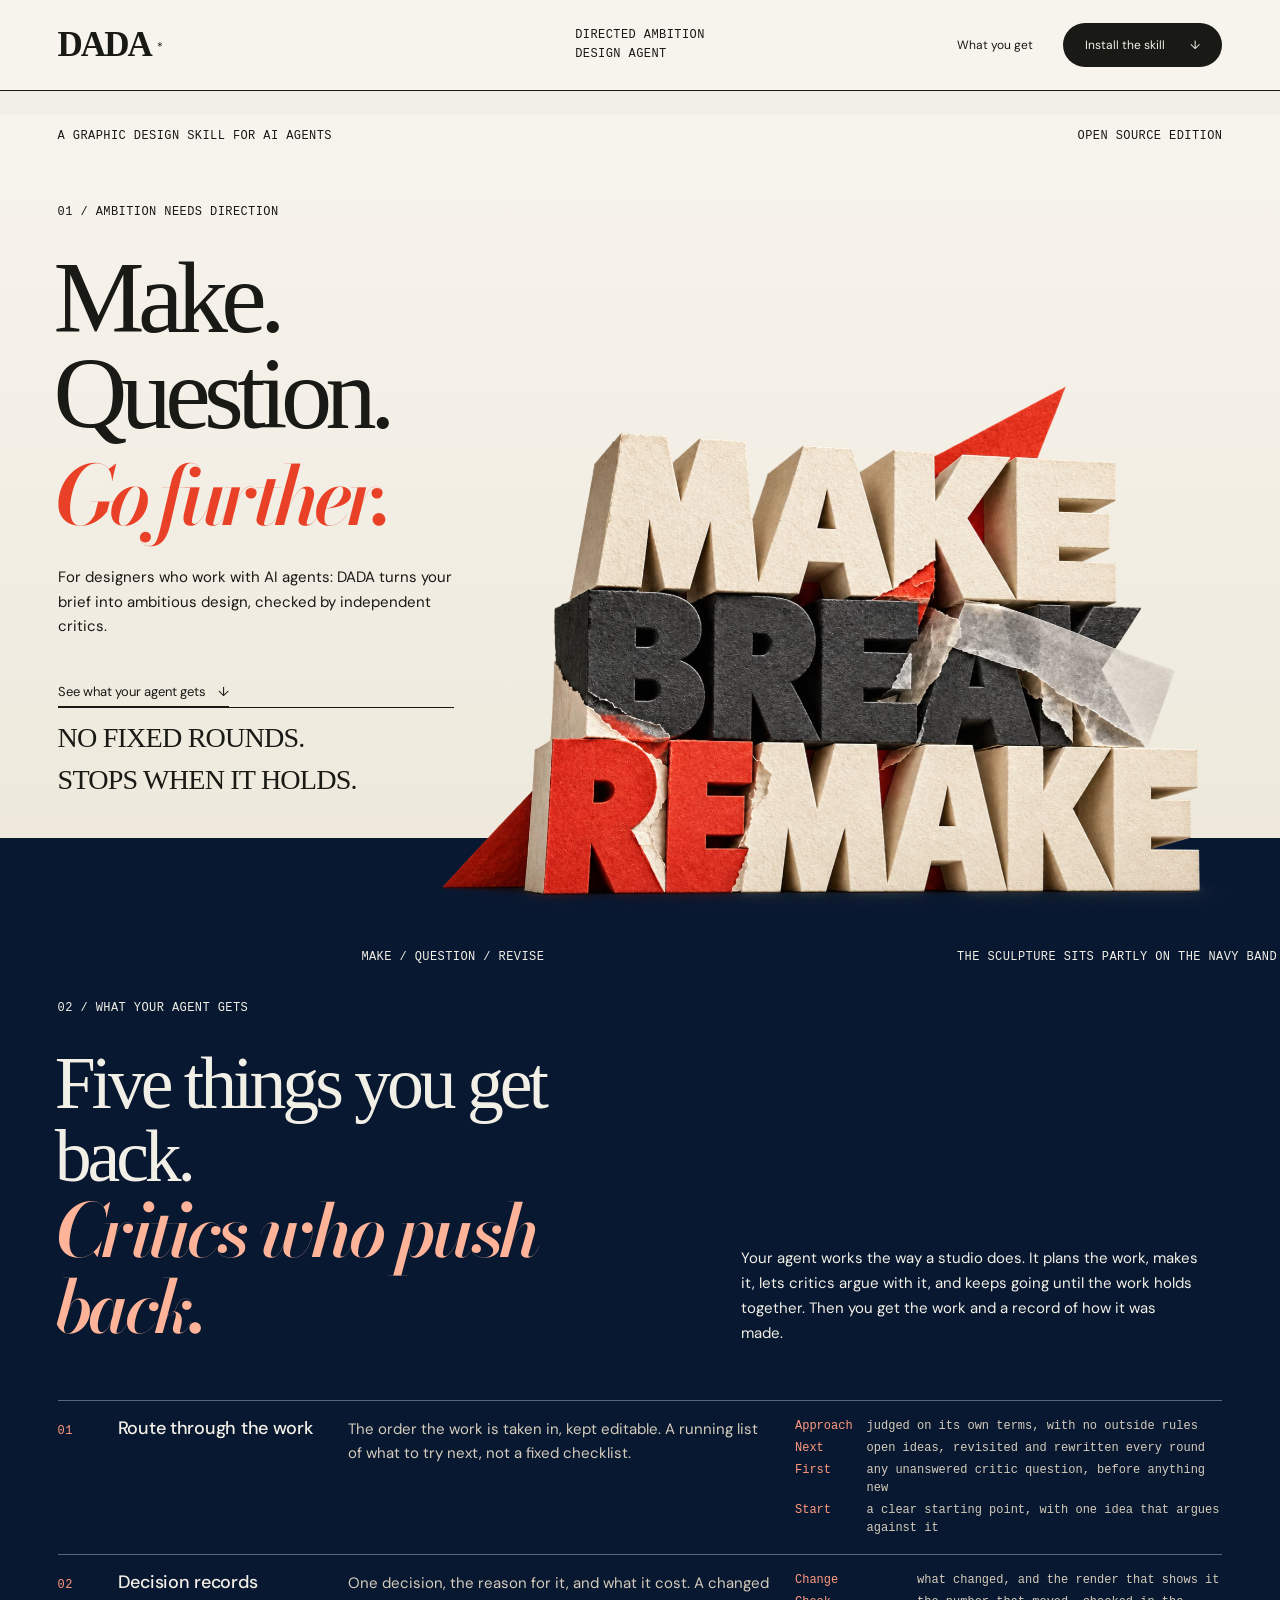
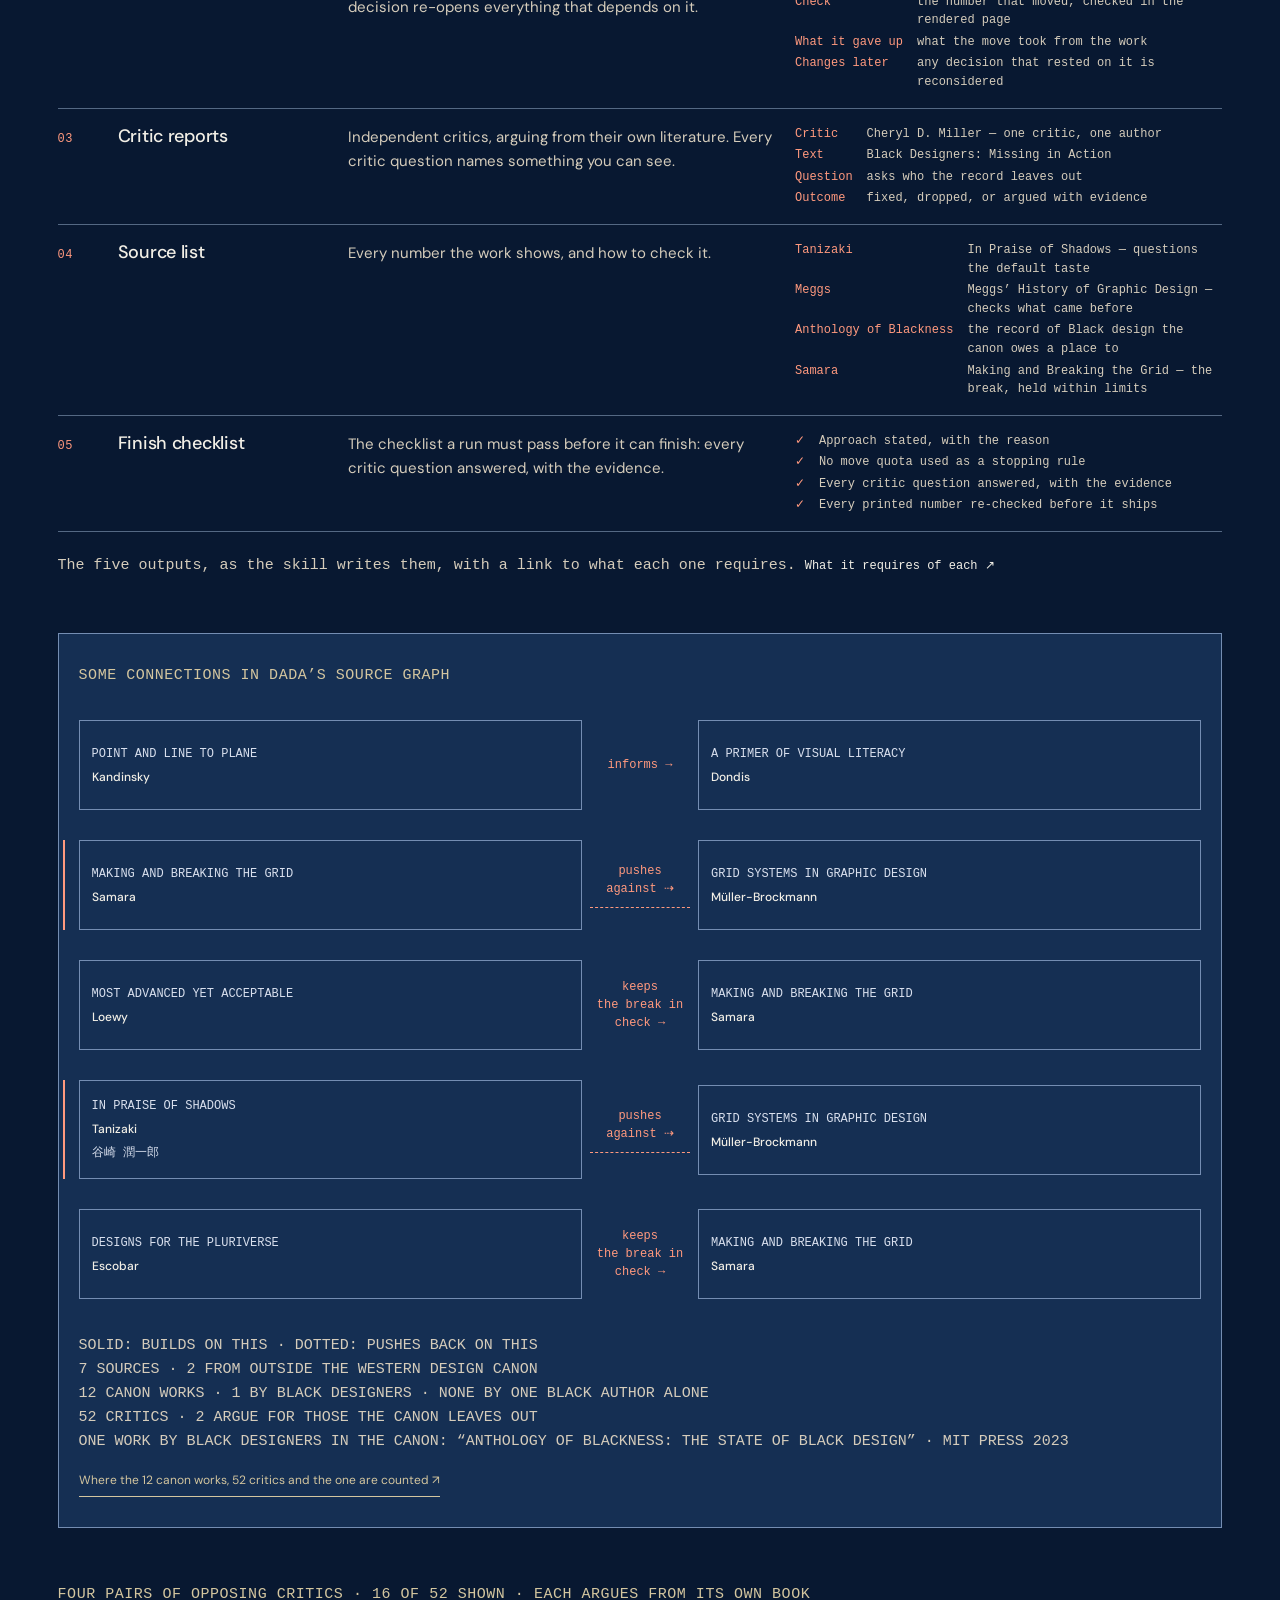
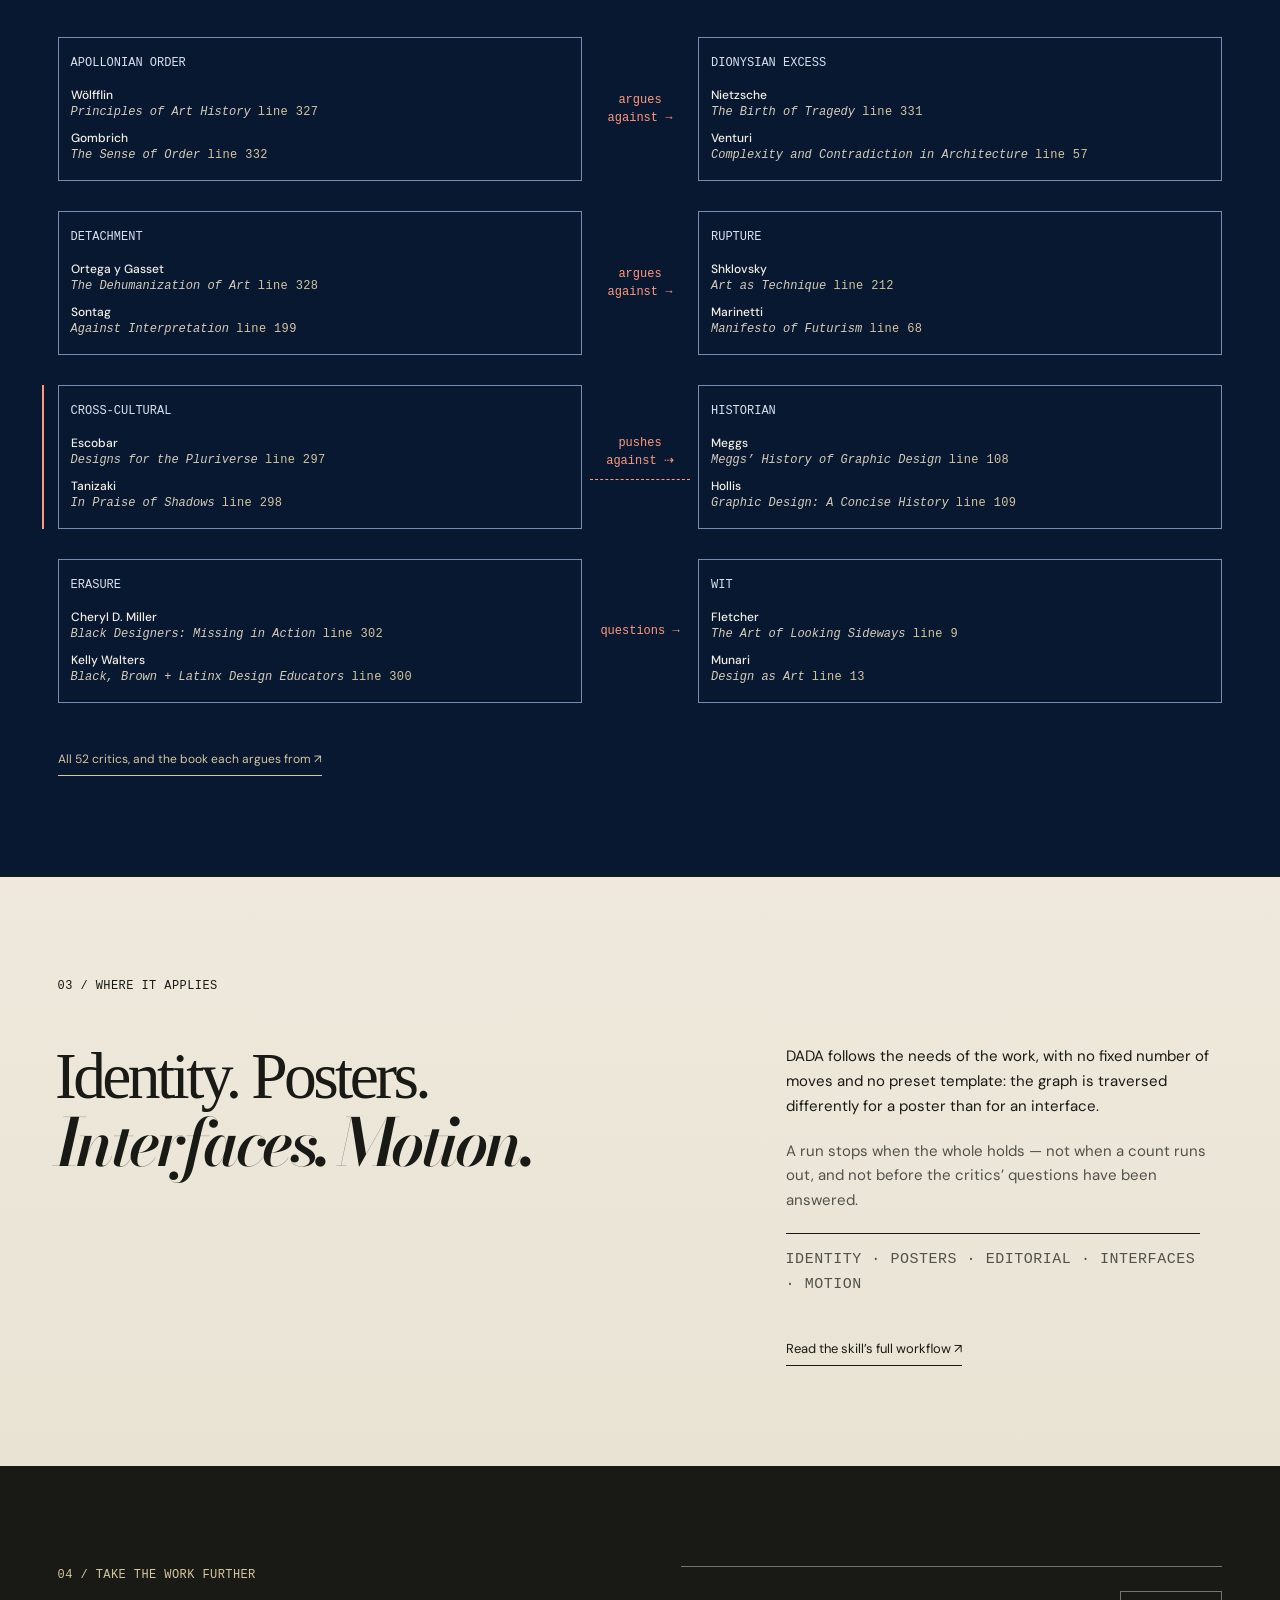
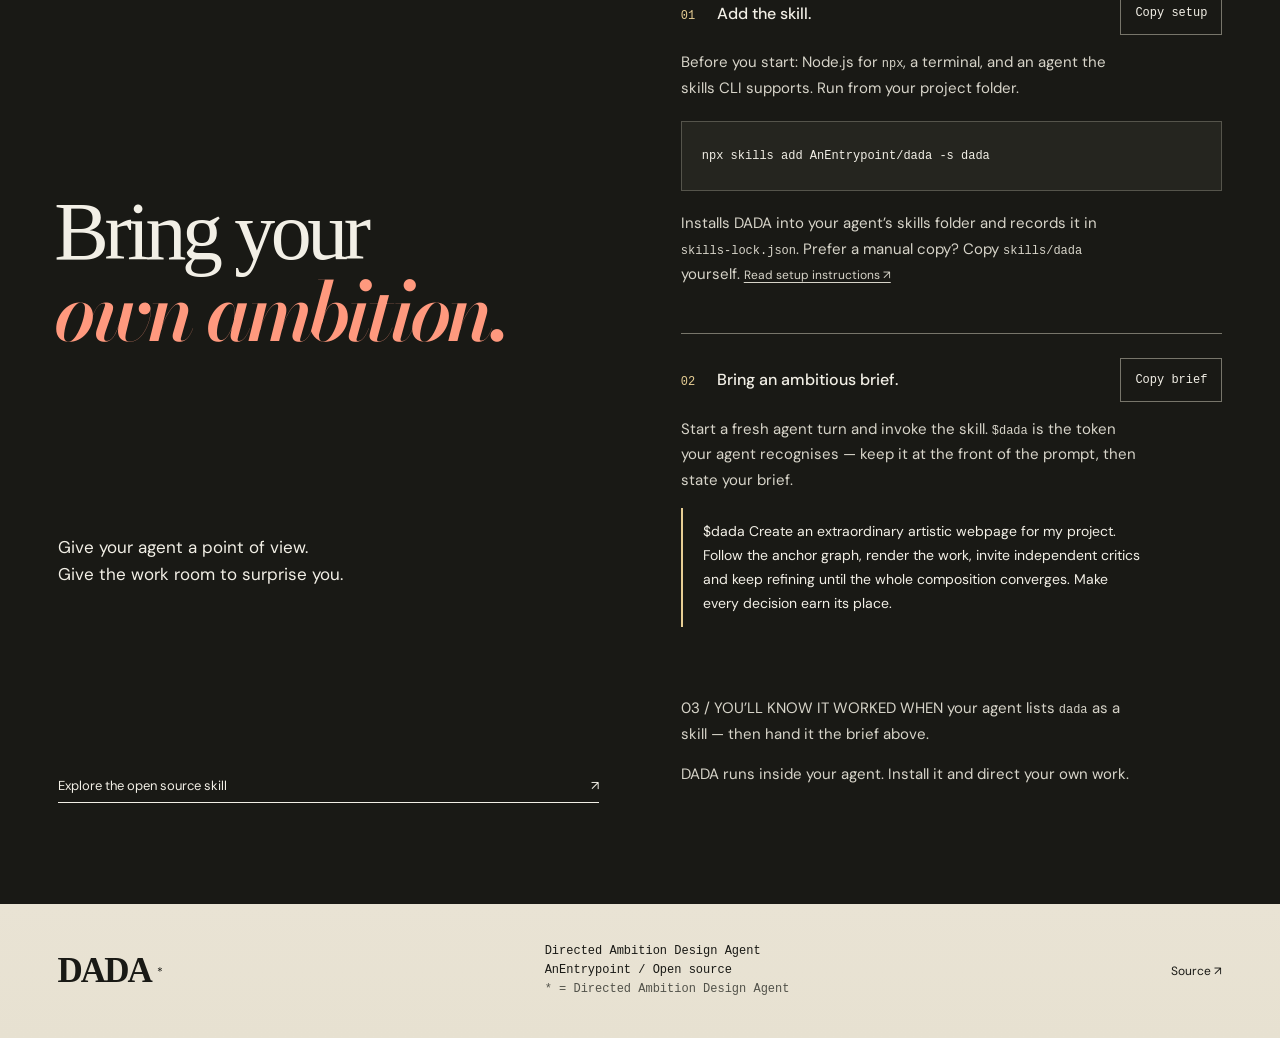
<file: web/index.html>
<!doctype html>
<html lang="en">
<head>
<meta charset="utf-8">
<meta name="viewport" content="width=device-width,initial-scale=1">
<meta name="theme-color" content="#f2efe6">
<meta name="description" content="DADA directs AI agents through ambitious graphic design, independent critique and revision. Five outputs, fifty-two critics, no fixed number of rounds.">
<title>DADA — Make. Question. Go further.</title>
<link rel="icon" href="./favicon.svg" type="image/svg+xml">
<link rel="preconnect" href="https://fonts.googleapis.com">
<link rel="preconnect" href="https://fonts.gstatic.com" crossorigin>
<link href="https://fonts.googleapis.com/css2?family=DM+Sans:wght@400;500;600;700&family=Bodoni+Moda:ital,wght@1,600;1,700&display=swap" rel="stylesheet">
<link rel="stylesheet" href="./style.css?v=27">
<link rel="stylesheet" href="./install.css?v=27"></head>
<body>
<a class="skip-link" href="#main">Skip to the work</a>
<header class="masthead"><a class="wordmark" href="#">DADA<span>*</span></a><p class="masthead-caption">DIRECTED AMBITION<br>DESIGN AGENT</p><nav aria-label="Main navigation"><a href="#what">What you get</a><a class="pill" href="#install">Install the skill <span aria-hidden="true">↓</span></a></nav></header>
<main id="main" tabindex="-1">
<section class="hero" id="ambition" aria-labelledby="hero-title">
<div class="hero-top"><span>A GRAPHIC DESIGN SKILL FOR AI AGENTS</span><a class="build-chip" href="https://github.com/AnEntrypoint/dada/actions">OPEN SOURCE EDITION</a></div>
<div class="hero-content">
<div class="hero-type"><p class="eyebrow">01 / AMBITION NEEDS DIRECTION</p><h1 id="hero-title">Make.<br>Question.<br><em>Go further.</em></h1><p class="hero-description">For designers who work with AI agents: DADA turns your brief into ambitious design, checked by independent critics.</p><a class="text-action" href="#what">See what your agent gets <span aria-hidden="true">↓</span></a></div>
<figure class="hero-art"><picture><source type="image/avif" srcset="./assets/make-break-remake-v2-720.avif 720w, ./assets/make-break-remake-v2-1080.avif 1080w, ./assets/make-break-remake-v2-1536.avif 1536w" sizes="(max-width:1000px) 128vw, 93vw"><source type="image/webp" srcset="./assets/make-break-remake-v2-720.webp 720w, ./assets/make-break-remake-v2-1080.webp 1080w, ./assets/make-break-remake-v2-1536.webp 1536w" sizes="(max-width:1000px) 128vw, 93vw"><img src="./assets/make-break-remake-v2.png" width="1536" height="1024" fetchpriority="high" decoding="async" alt="MAKE, BREAK, REMAKE. Layered paper letterforms interrupted by a red plane; the revised word preserves MAKE with a red RE."></picture><figcaption><span>MAKE / QUESTION / REVISE</span><span>THE SCULPTURE SITS PARTLY ON THE NAVY BAND</span></figcaption></figure>
<div class="hero-bottom"><span>NO FIXED ROUNDS.</span><span>STOPS WHEN IT HOLDS.</span></div>
</div>
</section>
<section id="what" class="showcase-section" aria-labelledby="what-title">
<div class="section-heading"><div><p class="eyebrow">02 / WHAT YOUR AGENT GETS</p><h2 id="what-title">Five things you get back.<br><em>Critics who push back.</em></h2></div><p>Your agent works the way a studio does. It plans the work, makes it, lets critics argue with it, and keeps going until the work holds together. Then you get the work and a record of how it was made.</p></div>
<ol class="artifact-set">
<li><b>01</b><h3>Route through the work</h3><p>The order the work is taken in, kept editable. A running list of what to try next, not a fixed checklist.</p><div class="spec"><span>Approach</span><span>judged on its own terms, with no outside rules</span><span>Next</span><span>open ideas, revisited and rewritten every round</span><span>First</span><span>any unanswered critic question, before anything new</span><span>Start</span><span>a clear starting point, with one idea that argues against it</span></div></li>
<li><b>02</b><h3>Decision records</h3><p>One decision, the reason for it, and what it cost. A changed decision re-opens everything that depends on it.</p><div class="spec"><span>Change</span><span>what changed, and the render that shows it</span><span>Check</span><span>the number that moved, checked in the rendered page</span><span>What it gave up</span><span>what the move took from the work</span><span>Changes later</span><span>any decision that rested on it is reconsidered</span></div></li>
<li><b>03</b><h3>Critic reports</h3><p>Independent critics, arguing from their own literature. Every critic question names something you can see.</p><div class="spec"><span>Critic</span><span>Cheryl D. Miller — one critic, one author</span><span>Text</span><span>Black Designers: Missing in Action</span><span>Question</span><span>asks who the record leaves out</span><span>Outcome</span><span>fixed, dropped, or argued with evidence</span></div></li>
<li><b>04</b><h3>Source list</h3><p>Every number the work shows, and how to check it.</p><div class="spec"><span>Tanizaki</span><span>In Praise of Shadows — questions the default taste</span><span>Meggs</span><span>Meggs’ History of Graphic Design — checks what came before</span><span>Anthology of Blackness</span><span>the record of Black design the canon owes a place to</span><span>Samara</span><span>Making and Breaking the Grid — the break, held within limits</span></div></li>
<li><b>05</b><h3>Finish checklist</h3><p>The checklist a run must pass before it can finish: every critic question answered, with the evidence.</p><div class="spec"><span>&#10003;</span><span>Approach stated, with the reason</span><span>&#10003;</span><span>No move quota used as a stopping rule</span><span>&#10003;</span><span>Every critic question answered, with the evidence</span><span>&#10003;</span><span>Every printed number re-checked before it ships</span></div></li>
</ol>
<p class="artifact-note">The five outputs, as the skill writes them, with a link to what each one requires. <a href="https://github.com/AnEntrypoint/dada/blob/main/skills/dada/SKILL.md">What it requires of each ↗</a></p>
<div class="graph-art"><p class="art-label">SOME CONNECTIONS IN DADA’S SOURCE GRAPH</p><div class="graph-row"><div><small>POINT AND LINE TO PLANE</small><b>Kandinsky</b></div><span>informs <i aria-hidden="true">→</i></span><div><small>A PRIMER OF VISUAL LITERACY</small><b>Dondis</b></div></div><div class="graph-row counterpoint"><div><small>MAKING AND BREAKING THE GRID</small><b>Samara</b></div><span class="dotted-edge">pushes against <i aria-hidden="true">⇢</i></span><div><small>GRID SYSTEMS IN GRAPHIC DESIGN</small><b>Müller-Brockmann</b></div></div><div class="graph-row"><div><small>MOST ADVANCED YET ACCEPTABLE</small><b>Loewy</b></div><span>keeps<br>the break in check <i aria-hidden="true">→</i></span><div><small>MAKING AND BREAKING THE GRID</small><b>Samara</b></div></div><div class="graph-row counterpoint"><div><small>IN PRAISE OF SHADOWS</small><b>Tanizaki</b><i class="native" lang="ja">谷崎 潤一郎</i></div><span class="dotted-edge">pushes against <i aria-hidden="true">⇢</i></span><div><small>GRID SYSTEMS IN GRAPHIC DESIGN</small><b>Müller-Brockmann</b></div></div><div class="graph-row"><div><small>DESIGNS FOR THE PLURIVERSE</small><b>Escobar</b></div><span>keeps<br>the break in check <i aria-hidden="true">→</i></span><div><small>MAKING AND BREAKING THE GRID</small><b>Samara</b></div></div><p class="graph-legend">SOLID: BUILDS ON THIS · DOTTED: PUSHES BACK ON THIS<br>7 SOURCES · 2 FROM OUTSIDE THE WESTERN DESIGN CANON<br>12 CANON WORKS · 1 BY BLACK DESIGNERS · NONE BY ONE BLACK AUTHOR ALONE<br>52 CRITICS · 2 ARGUE FOR THOSE THE CANON LEAVES OUT<br>ONE WORK BY BLACK DESIGNERS IN THE CANON: “ANTHOLOGY OF BLACKNESS: THE STATE OF BLACK DESIGN” · MIT PRESS 2023</p><a href="https://github.com/AnEntrypoint/dada/blob/main/skills/dada/references/anchor-graph.md" class="showcase-link">Where the 12 canon works, 52 critics and the one are counted ↗</a></div>
<div class="seat-art"><p class="art-label">FOUR PAIRS OF OPPOSING CRITICS · 16 OF 52 SHOWN · EACH ARGUES FROM ITS OWN BOOK</p><div class="graph-row"><div><small>APOLLONIAN ORDER</small><span class="auth"><b>Wölfflin</b><em>Principles of Art History <a class="node-id" href="https://github.com/AnEntrypoint/dada/blob/main/skills/dada/references/anchor-graph.md#L327">line 327</a></em></span><span class="auth"><b>Gombrich</b><em>The Sense of Order <a class="node-id" href="https://github.com/AnEntrypoint/dada/blob/main/skills/dada/references/anchor-graph.md#L332">line 332</a></em></span></div><span>argues against <i aria-hidden="true">→</i></span><div><small>DIONYSIAN EXCESS</small><span class="auth"><b>Nietzsche</b><em>The Birth of Tragedy <a class="node-id" href="https://github.com/AnEntrypoint/dada/blob/main/skills/dada/references/anchor-graph.md#L331">line 331</a></em></span><span class="auth"><b>Venturi</b><em>Complexity and Contradiction in Architecture <a class="node-id" href="https://github.com/AnEntrypoint/dada/blob/main/skills/dada/references/anchor-graph.md#L57">line 57</a></em></span></div></div><div class="graph-row"><div><small>DETACHMENT</small><span class="auth"><b>Ortega y Gasset</b><em>The Dehumanization of Art <a class="node-id" href="https://github.com/AnEntrypoint/dada/blob/main/skills/dada/references/anchor-graph.md#L328">line 328</a></em></span><span class="auth"><b>Sontag</b><em>Against Interpretation <a class="node-id" href="https://github.com/AnEntrypoint/dada/blob/main/skills/dada/references/anchor-graph.md#L199">line 199</a></em></span></div><span>argues against <i aria-hidden="true">→</i></span><div><small>RUPTURE</small><span class="auth"><b>Shklovsky</b><em>Art as Technique <a class="node-id" href="https://github.com/AnEntrypoint/dada/blob/main/skills/dada/references/anchor-graph.md#L212">line 212</a></em></span><span class="auth"><b>Marinetti</b><em>Manifesto of Futurism <a class="node-id" href="https://github.com/AnEntrypoint/dada/blob/main/skills/dada/references/anchor-graph.md#L68">line 68</a></em></span></div></div><div class="graph-row counterpoint"><div><small>CROSS-CULTURAL</small><span class="auth"><b>Escobar</b><em>Designs for the Pluriverse <a class="node-id" href="https://github.com/AnEntrypoint/dada/blob/main/skills/dada/references/anchor-graph.md#L297">line 297</a></em></span><span class="auth"><b>Tanizaki</b><em>In Praise of Shadows <a class="node-id" href="https://github.com/AnEntrypoint/dada/blob/main/skills/dada/references/anchor-graph.md#L298">line 298</a></em></span></div><span class="dotted-edge">pushes against <i aria-hidden="true">⇢</i></span><div><small>HISTORIAN</small><span class="auth"><b>Meggs</b><em>Meggs’ History of Graphic Design <a class="node-id" href="https://github.com/AnEntrypoint/dada/blob/main/skills/dada/references/anchor-graph.md#L108">line 108</a></em></span><span class="auth"><b>Hollis</b><em>Graphic Design: A Concise History <a class="node-id" href="https://github.com/AnEntrypoint/dada/blob/main/skills/dada/references/anchor-graph.md#L109">line 109</a></em></span></div></div><div class="graph-row"><div><small>ERASURE</small><span class="auth"><b>Cheryl D. Miller</b><em>Black Designers: Missing in Action <a class="node-id" href="https://github.com/AnEntrypoint/dada/blob/main/skills/dada/references/anchor-graph.md#L302">line 302</a></em></span><span class="auth"><b>Kelly Walters</b><em>Black, Brown + Latinx Design Educators <a class="node-id" href="https://github.com/AnEntrypoint/dada/blob/main/skills/dada/references/anchor-graph.md#L300">line 300</a></em></span></div><span>questions <i aria-hidden="true">→</i></span><div><small>WIT</small><span class="auth"><b>Fletcher</b><em>The Art of Looking Sideways <a class="node-id" href="https://github.com/AnEntrypoint/dada/blob/main/skills/dada/references/anchor-graph.md#L9">line 9</a></em></span><span class="auth"><b>Munari</b><em>Design as Art <a class="node-id" href="https://github.com/AnEntrypoint/dada/blob/main/skills/dada/references/anchor-graph.md#L13">line 13</a></em></span></div></div><a href="https://github.com/AnEntrypoint/dada/blob/main/skills/dada/references/anchor-graph.md" class="showcase-link">All 52 critics, and the book each argues from ↗</a></div>
</section>
<section class="deliverable-section" id="range" aria-labelledby="range-title"><p class="eyebrow">03 / WHERE IT APPLIES</p><h2 id="range-title">Identity. Posters.<br><em>Interfaces. Motion.</em></h2><div class="deliverable-copy"><p>DADA follows the needs of the work, with no fixed number of moves and no preset template: the graph is traversed differently for a poster than for an interface.</p><p>A run stops when the whole holds — not when a count runs out, and not before the critics’ questions have been answered.</p><p class="range-uses">IDENTITY · POSTERS · EDITORIAL · INTERFACES · MOTION</p><a href="https://github.com/AnEntrypoint/dada/blob/main/skills/dada/SKILL.md" class="text-action">Read the skill’s full workflow ↗</a></div></section>
<section id="install" class="install-section" aria-labelledby="install-title"><div class="install-invitation"><p class="eyebrow">04 / TAKE THE WORK FURTHER</p><h2 id="install-title">Bring your<br><em>own ambition.</em></h2><p>Give your agent a point of view.<br>Give the work room to surprise you.</p><a class="text-action" href="https://github.com/AnEntrypoint/dada">Explore the open source skill <span aria-hidden="true">↗</span></a></div><div class="install-steps"><article><div class="install-step-heading"><h3><span>01</span> Add the skill.</h3><button type="button" data-copy="install-command" hidden>Copy setup</button></div><p class="install-pre">Before you start: Node.js for <code>npx</code>, a terminal, and an agent the skills CLI supports. Run from your project folder.</p><pre><code id="install-command">npx skills add AnEntrypoint/dada -s dada</code></pre><p class="install-small">Installs DADA into your agent’s skills folder and records it in <code>skills-lock.json</code>. Prefer a manual copy? Copy <code>skills/dada</code> yourself. <a href="https://github.com/AnEntrypoint/dada#install">Read setup instructions ↗</a></p></article><article><div class="install-step-heading"><h3><span>02</span> Bring an ambitious brief.</h3><button type="button" data-copy="starter-prompt" hidden>Copy brief</button></div><p>Start a fresh agent turn and invoke the skill. <code>$dada</code> is the token your agent recognises — keep it at the front of the prompt, then state your brief.</p><div class="starter-prompt" id="starter-prompt">$dada Create an extraordinary artistic webpage for my project. Follow the anchor graph, render the work, invite independent critics and keep refining until the whole composition converges. Make every decision earn its place.</div></article><p id="copy-status" role="status" aria-live="polite"></p><p class="install-small">03 / YOU’LL KNOW IT WORKED WHEN your agent lists <code>dada</code> as a skill — then hand it the brief above.</p><p class="install-small">DADA runs inside your agent. Install it and direct your own work.</p></div></section>

</main>
<footer><a class="wordmark" href="#">DADA<span>*</span></a><p>Directed Ambition Design Agent<br>AnEntrypoint / Open source<br><span class="mark-gloss">* = Directed Ambition Design Agent</span></p><a href="https://github.com/AnEntrypoint/dada">Source ↗</a></footer>
<script type="module" src="./script.js?v=27"></script>
</body>
</html>
</file>
<file: web/style.css>
:root{--paper:#f2efe6;--ink:#191915;--muted:#52524a;--red:#e94127;--red-deep:#b83220;--rule:#191915;--band:#081831;--measure:46ch;--step:clamp(47px,6.4vw,84px);--over:8vw;--cross:158px;--fall:.9s;--foot:calc(2.3 * clamp(16px,2.2vw,32px) + 66px);--bleed:calc(var(--over) + var(--cross));--sans:'DM Sans',Arial,sans-serif;--display:Georgia,'Iowan Old Style','Palatino Linotype',Palatino,'Book Antiqua',serif;--serif:'Bodoni Moda',Didot,'Playfair Display',Georgia,serif;--mono:ui-monospace,'Courier New',monospace}
*{box-sizing:border-box}html{scroll-behavior:smooth;scroll-padding-top:104px}body{margin:0;background:var(--paper);color:var(--ink);font-family:var(--sans);-webkit-font-smoothing:antialiased}a{color:inherit;text-decoration:none}button{font:inherit}a,button{touch-action:manipulation}button{cursor:pointer}[hidden]{display:none!important}a:focus-visible,button:focus-visible{outline:3px solid var(--red-deep);outline-offset:5px}::selection{background:var(--ink);color:var(--paper)}.skip-link{position:absolute;top:-80px;left:20px;background:var(--ink);color:white;padding:12px;z-index:100}.skip-link:focus{top:10px}
.masthead{position:sticky;top:0;z-index:5;background:#f7f4ee;display:flex;align-items:center;justify-content:space-between;padding:23px 4.5%;border-bottom:1px solid var(--rule);gap:24px}.wordmark{font:600 35px/.9 var(--display);letter-spacing:-2px;white-space:nowrap;display:inline-flex;align-items:center;min-height:44px}.wordmark span{font:11px var(--sans);vertical-align:top;display:inline-block;padding:3px 0 0 6px;letter-spacing:0}.masthead-caption,.eyebrow,.hero-top,.hero-bottom,figcaption,.build-chip{font:11px/1.6 var(--mono);letter-spacing:.035em}.masthead-caption{margin:0;position:absolute;left:50%;transform:translateX(-50%)}nav{display:flex;gap:30px;align-items:center;font-size:12px}nav>a:first-child{display:inline-flex;align-items:center;min-height:44px}.pill{display:inline-flex;align-items:center;gap:25px;border-radius:50px;padding:14px 22px;min-height:44px;background:var(--ink);color:var(--paper)}.pill:hover{background:var(--red-deep)}.hero{padding:0 4.5%;overflow-x:clip;background:linear-gradient(180deg,#f7f4ee 0%,#eee9dc 100%)}.hero-top{display:flex;justify-content:space-between;align-items:center;margin-top:24px;gap:20px}.build-chip{border:0;padding:7px 0;min-height:44px;display:inline-flex;align-items:center;gap:8px;white-space:nowrap}.hero-content{display:grid;grid-template-columns:.68fr 1.32fr;position:relative;padding:44px 0 16px;gap:0}.hero-type,.hero-art{margin:0;align-self:center;position:relative}.eyebrow{margin:0 0 28px}.hero h1{font:400 calc(var(--step)*1.25)/.94 var(--display);letter-spacing:-.065em;margin:0 0 26px -.04em;position:relative;z-index:1}.hero h1 em{font-family:var(--serif);font-weight:600;font-style:italic;color:var(--red);font-size:.8em}.hero-description{max-width:var(--measure);font-size:15px;line-height:1.65;margin:24px 0}.text-action{display:inline-flex;align-items:flex-end;justify-content:space-between;gap:25px;border-bottom:1px solid;padding:0 0 8px;min-height:44px;font-size:13px}.text-action:hover{color:var(--red-deep)}.hero-art{margin:0 0 calc(-1 * var(--bleed)) -12%;align-self:end;position:relative}.hero-art picture{display:block;margin-right:-4.5vw}.hero-art img{display:block;width:131%;margin-left:-1%;height:auto}.hero-art figcaption{display:flex;flex-wrap:wrap;justify-content:space-between;gap:15px;margin-top:12px;margin-right:calc(-20px - 6.69%);padding-right:23px;position:relative;z-index:1}
.hero-bottom{grid-column:1;grid-row:2;position:relative;z-index:1;display:flex;flex-direction:column;align-items:flex-start;justify-content:flex-start;gap:6px;border-top:1px solid var(--rule);padding:12px 0 24px;font:400 clamp(16px,2.2vw,32px)/1.15 var(--display);letter-spacing:-.03em}
/* One gesture, one cost, and the cost is carried by the movement alone. The
   object hangs past its figure into the band; at ≤1000 the closing strip stands
   above it, so for the length of the descent the sculpture rises past those two
   sentences — measured 0.27% of its ink at 1000 rising to 4.07% at 320 at the
   top of the descent, against 0.00% at rest at every width. Above 1000px the
   record once printed the same 0.00% in motion, and that was false: the object
   crosses the description there (2,305-4,451 px of its ink at 1001-1699,
   1.00-1.45:1), the edition chip at every width above 1000 (2,525-5,384 px,
   1.00-1.05:1) and the strip's second sentence on the way down (59-295 px,
   1.41-1.61:1) — three crossings, none of them ever plated, and 0.00% at rest
   at all of them.
   A veil of paper at 54% stood there once for the whole life of the page, and it
   is gone. What it cost is stated in the space this page states contrast in,
   because the two spaces disagree: on the artwork's own row 500 the plates kept
   0.795 of its p1-p99 spread in WCAG relative luminance and 0.460 of it in
   gamma-encoded luma, and a ratio of spreads hides a floor — every pixel darker
   than L 0.048 was lifted to L ≥ 0.2198, and 352 of that row's 1,062 opaque
   pixels — 33.1% — sat beneath that floor unveiled, so a third of those shadows
   were gone while the mean reported a retention. The artwork those words cross
   spans L 0.000000 to 0.8446 in the file's own row 500 — 17.89:1 — so no ink
   reads unveiled at both ends. What it bought was smaller than what it cost:
   the veil was needed for the 45-75ms of a 500-600ms fall in which the object's
   ink is actually under the sentences — 50-62ms at 320, 62-75ms at 390, 45-60ms
   at 650 — and for 0ms at 768, 900 and 1000, where the object's own transparent
   head is what crosses and the worst pixel those sentences ever read is already
   ≥ 4.5:1. What takes its place costs the sculpture nothing: the word takes the
   later beat (below), so 0 of the artwork's pixels is lightened at any width,
   and the sentence is read on paper instead of on the object at 1.03-3.66:1.
   The caption needs no plate and never did: it hangs off the object's painted
   bottom edge, inside the band, and is set in paper there — 15.41:1 for
   #f2efe6 on #081831 against the 5.20:1 a plate gave it over the same ground. A
   veil on a word that stands on no ink is not a cost paid, it is a decoration.
   The right-hand caption is pushed to the clip, so the edge that arrests the
   image arrests the box that names it while the words stay whole: a figure the
   reader cannot finish is not a figure. The cut stays where it can be measured
   — on the image, 23% of whose width lies outside the viewport. */
/* The one gesture the page cannot state, only perform: the sculpture descending
   into the band that follows it. It is the same --bleed the layout uses, played
   as a movement once, from the height where the art stops at the band to the
   depth where it settles — so the reader sees the overrun before the caption
   counts it. A transform, so nothing reflows. Of the words it passes, two are
   painted above it — the headline, which reads 15.08:1 against whatever the
   object puts behind it at every fortieth of the fall, and the closing strip,
   which read 1.03-3.66:1 — and two are painted below it and were simply covered:
   the description, worst 1.12:1 at 1280, and the edition chip, worst 1.01:1 at
   1440. All four keep their place; none is carried over the object any more, and
   the three that cannot be read while it passes now wait for it instead. */
@keyframes sink{from{transform:translateY(calc(var(--bleed) * -1))}to{transform:none}}
.hero-art img{animation:sink var(--fall) cubic-bezier(.22,.7,.24,1) both}
/* What the object passes, it passes: nothing is painted over it. Where a word
   and the sculpture want the same place, the word takes the later beat — held
   at opacity 0 for a fraction of the fall, then stepped in. Every fraction is
   measured, per word, from the artwork's own composited pixels under it at every
   fortieth of the descent, and the crossings are not one crossing: the strip's
   first sentence is crossed for the first 7.5-12.5% of the fall at ≤650 and its
   second for the first 12.5-20% — 1.00-3.57:1, 186-1,432 px of it — and only
   its second line at 768 and 1000, at 3.17-3.21:1; the CTA for one frame at 390,
   at 3.29:1 and 59 px. Above 1000 the order turns over: the object reaches the
   strip from below, so that second line is crossed at the END of the fall —
   20-35% at 1.41-1.61:1 — while the description (1.00-1.45:1, 2,305-4,451 px)
   and the edition chip (1.00-1.05:1, 2,525-5,384 px at every width above 1000)
   are crossed at the start. So five beats: 5% for the CTA, 17.5% for the
   description at 1001-1699 and the chip at 1001-1150, 22.5% for the strip below
   1001, 30% for the chip above it, and 40% for the strip at 1001-1699, where the
   sculpture arrives last. A reader who has asked for less motion gets neither
   the descent nor any beat: all of it is animation, and with it off the object
   stands where it settles and nothing crosses anything. */
@keyframes beat{from{opacity:0}17.5%{opacity:1}to{opacity:1}}
@keyframes beat-mid{from{opacity:0}22.5%{opacity:1}to{opacity:1}}
@keyframes beat-long{from{opacity:0}30%{opacity:1}to{opacity:1}}
@keyframes beat-late{from{opacity:0}40%{opacity:1}to{opacity:1}}
@keyframes beat-brief{from{opacity:0}5%{opacity:1}to{opacity:1}}
@media(max-width:650px){.hero .text-action{animation:beat-brief var(--fall) step-end both}}
@media(max-width:1000px){.hero-bottom span{animation:beat-mid var(--fall) step-end both}}
@media(min-width:1001px) and (max-width:1699px){.hero-bottom span:nth-child(2){animation:beat-late var(--fall) step-end both}.hero-description{animation:beat var(--fall) step-end both}}
@media(min-width:1001px) and (max-width:1150px){.build-chip{animation:beat var(--fall) step-end both}}
@media(min-width:1151px){.build-chip{animation:beat-long var(--fall) step-end both}}
/* A movement is measured in the body it moves, not in the clock: at one duration
   the object fell 287px/s at 1700 and 144px/s at 320 — twice as fast on the
   widest screen, half as fast on the smallest, so the same gesture arrived as
   two gestures. --bleed is a length and CSS will not divide a length by a time,
   so the speed is held per band instead: measured 259-350px/s at the eight bands
   against 144-287 before. */
@media(max-width:1499px){:root{--fall:.78s}}
@media(min-width:651px) and (max-width:1000px){:root{--fall:.68s}}
@media(max-width:650px){:root{--fall:.6s}}
@media(max-width:420px){:root{--fall:.5s}}
/* Asked for, and owed: smooth scrolling, the panel entrance and the descent are
   all motion the reader did not ask for, so a reader who has said they want less
   of it gets none of it. Measured with --force-prefers-reduced-motion: the
   panel computes animation-name "none" and html computes scroll-behavior "auto". */
@media(prefers-reduced-motion:reduce){html{scroll-behavior:auto}*,*::before,*::after{animation:none!important;transition:none!important;scroll-behavior:auto!important}}
.hero-bottom span,.hero-art figcaption span{box-decoration-break:clone;padding:.06em .24em;margin:0 -.24em}.hero-art figcaption span{color:var(--paper);background:var(--band)}
.section-heading{display:grid;grid-template-columns:1.2fr 1fr;gap:9%;align-items:end;margin-bottom:55px}.section-heading h2{font:400 calc(var(--step)*.9)/1 var(--display);letter-spacing:-.055em;margin:0 0 0 -.04em}.deliverable-section h2{font:400 calc(var(--step)*.8)/1 var(--display);letter-spacing:-.055em;margin:0 0 0 -.04em}.section-heading em,.deliverable-section em{font-family:var(--serif);font-weight:600}.section-heading>p{font-size:15px;line-height:1.65;margin:0;max-width:var(--measure)}.deliverable-section{padding:100px 4.5%;display:grid;grid-template-columns:1.4fr 1fr;gap:20px 10%;border-top:1px solid var(--rule);background:linear-gradient(180deg,#eee9dc 0%,#e9e3d4 100%)}.deliverable-section>.eyebrow{grid-column:1/-1}.deliverable-copy{min-width:0}.deliverable-copy p{line-height:1.65;margin:0 0 20px;max-width:var(--measure)}.deliverable-copy p:nth-child(2){font-size:13px;color:var(--muted)}.deliverable-copy .text-action{margin-top:5px}footer{padding:38px 4.5%;border-top:1px solid var(--rule);background:linear-gradient(180deg,#e9e3d4 0%,#e7e1d1 100%);display:flex;justify-content:space-between;align-items:center;gap:25px}footer p{font:11px/1.6 var(--mono);margin:0}footer>a:last-child{font-size:12px;padding:12px 0;display:inline-flex;align-items:center;min-height:44px}
@media(min-width:1700px){.hero,.masthead,footer{padding-left:max(4.5%,calc((100vw - 1600px)/2));padding-right:max(4.5%,calc((100vw - 1600px)/2))}}
@media(max-width:900px){.masthead-caption{display:none}.section-heading{gap:5%}.deliverable-section{gap:25px 5%}}
@media(min-width:1001px) and (max-width:1339px){.hero-art figcaption{margin-right:calc(-20px - 6.7%)}}
/* Above 1000px the whole sculpture closes inside the frame. At 90% of the figure,
   set 8% in from its left edge, MAKE / BREAK / REMAKE reads complete at 1001,
   1200, 1440 and 1920 with 0% of the image past the viewport, and its left edge
   clears the headline's box at 1200, 1440 and 1920 (the motion preset finds no
   word crossed at 1001, 1200 or 1440). At 98% and no margin the sculpture rose
   under "Go further." at the start of the fall: 1,484 px and 1.39:1, so the
   margin is part of the fix. The 23% bleed stays printed at 390-1000. */
@media(min-width:1001px){.hero-art img{width:90%;margin-left:8%}}
/* One relation at every width, and it is the one M25 found at the bottom of the
   page: the object arrives unveiled. Above 1000px the grid is two columns — type,
   then the object — and the closing strip is two stacked lines under the type;
   below it the grid is one column and the strip stands above the object. In both,
   the caption hangs off the object's painted bottom edge, so it stands inside the
   dark band and is set in paper there: measured 15.41:1 for #f2efe6 on #081831
   against the 5.20:1 the plate gave it over the same ground. The object passes
   words in both arrangements on its way down — the strip's two sentences at
   ≤650, the description and the edition chip above 1000 — and not one of them
   is carried over it now: each is held until the object has gone past and then
   stepped in, at a fraction of the fall measured from the artwork's own pixels
   under it. No plated word is left on the page. */
@media(max-width:1000px){:root{--over:max(9.3vw,42px);--cross:122px}.hero-content{grid-template-columns:1fr;padding-top:36px;gap:24px}.hero-art{width:100%;max-width:100%;margin-left:0}.hero-art picture{margin:0 -4.945%}.hero-art img{margin-left:0;width:129.7%}.hero-art figcaption{padding:0 23px 0 0;margin-right:calc(-20px - 4.945%)}}
/* One cut, one numeral. The pull that sets the figure flush with the viewport's
   edge was in vw while the hero's padding beside it is in %: at 320, 6vw is
   19.2px and 6% is 18.3px, and the 0.9px that survived, with the image's own
   -1%, opened a second cut on the left — 4.0px at 320, 7.3px at 650 — while the
   caption below declares one edge. The fraction outside then measured
   23.88-24.11% at those widths against 22.90-23.05% in the two-column layout,
   so the numeral this page prints was false at the four widths it is most read
   at. Both are now in the figure's own percentages — 6% of the hero's content
   box is 6.818% of the figure's own width, whatever the scrollbar is doing —
   and 129.7% puts the cut at 22.89-22.90% at 320/390/500/650 with the image
   flush: measured with a scrollbar's 15px and without it, 22.90% either way.
   The same figure now holds above 650px, where the hero's padding is 4.5% and
   the figure is the whole content box: 4.5% of the hero is 4.945% of the figure,
   so the margin and the caption's pull change with the padding they answer to —
   measured 22.90% and a right edge 20.00px past the clip at 651-1000 too. */
@media(max-width:650px){.masthead{padding:23px 6%;gap:12px}.masthead nav{gap:14px}.wordmark{font-size:29px}.pill{padding:12px 16px;gap:18px}.hero{padding:0 6%}.hero-top{font-size:11px;align-items:flex-start}.hero-top>span{max-width:155px}.hero-art picture{margin:0 -6.818%}.hero-art figcaption{margin-right:calc(-20px - 6.818%)}.hero-bottom{gap:5px}.section-heading{grid-template-columns:1fr;gap:24px;margin-bottom:35px}.section-heading>p{font-size:14px}.deliverable-section{padding:70px 6%;grid-template-columns:1fr;gap:28px}.deliverable-copy p{font-size:15px}footer{padding:30px 6%;display:grid;grid-template-columns:1fr auto;row-gap:20px}footer p{grid-column:1/-1;grid-row:2}footer>a:last-child{grid-column:2;grid-row:1}}
/* The artwork's own file fades out: rows 950–1023 of 1024 carry no ink at
   alpha ≥ 128. So the overhang that crosses the band and the overhang made of
   sculpture differ by that tail — 64.6px of the 113.1px the box overhangs at
   1440 is the artwork's own fade. The ink that actually crosses is the number
   that matters, and it is positive at every width: over − 0.0723 × artH,
   measured 37.6px at 1440 — the least of the twenty-one — and 98.5px at 768.
   The clearance left above the band's eyebrow is *not* driven by --over at all:
   padding-top is --bleed − --foot + 32 and the overhang is --bleed − --foot, so
   --bleed cancels and the clearance is 32px however large the bleed grows —
   measured 30.2–32.6px at 320→1700, the 2px being the error in --foot, which is
   written from the strip's own two lines rather than measured. --over therefore
   buys overrun only, never room. --foot is the block the band has to clear: at
   ≤1000 the object is the last thing in its column, so the block is the hero's
   own 16px and nothing else; above 1000 the strip stands under the type, so the
   block is the strip — two lines, the gap, the padding, and the hero's 16px,
   written as 2.3 × clamp(16px,2.2vw,32px) + 66px and measured 114.9–140.2px. */
/* The bleed has to scale with the art, not stand still while the art shrinks:
   at 164px it is 62.2% of the artwork's height at 320, past the 50% this
   composition is held to, and no fixed value clears both that ceiling and the
   8% floor on the other side — the floor needs 127.5px of bleed at 320 against
   a 138.3px ceiling, a 40.3px window, and it closes if the caption and the strip
   keep their 113.4px. --cross takes what is left of 40.5vw after --over, so
   --bleed is still --over + --cross: measured 46.84% of the height and
   20.9-27.1% of it hanging past the hero at 320/360/375/390/420, with the
   scrollbar either way. And 46.84% is now the largest share the bleed takes of
   the artwork's height at any of the twenty-one widths, so the 50% holds
   everywhere: it did not while 131px of strip and padding stood between the
   object and the band at 651-1000, where the object was 292px tall and the bleed
   took 80.7% of it. */
@media(max-width:420px){:root{--cross:calc(40.5vw - var(--over))}.hero-bottom{font-size:18px;gap:3px;padding-bottom:6px}.hero-art figcaption{gap:10px;margin-top:8px;margin-bottom:0;flex-direction:column;align-items:flex-end}}
/* M24 stood the caption above the object below 1500px; M25 measured that in
   motion and failed it, because the sink lifts the object by --bleed through
   whatever stands above it — at the top of the descent the plates held 8.36% of
   the object's ink at 950, 9.99% at 850, 21.22% at 768, 21.8% at 700, 20.18% at
   651, 12.03% at 320, against 0.00% at rest. The caption therefore hangs under the
   object's painted bottom edge at every width, not only below 1001px: the
   negative margin is on the figure, the caption hangs with it, and the object
   rises away from its own caption rather than through it. The two arrangements
   this page once ran side by side — the wide one with its words on the art and
   the narrow one without — are now one. */
.mark-gloss{display:block;color:var(--muted)}
.deliverable-copy,.section-heading>p,footer p,.pill{overflow-wrap:anywhere}
.hero .text-action{gap:12px;padding-bottom:6px}
.showcase-section ::selection,.install-section ::selection{background:#f2efe6;color:#081831}.pill::selection,.skip-link::selection{background:var(--paper);color:var(--ink)}
.showcase-section{padding:calc(var(--bleed) - var(--foot) + 32px) 4.5% 100px;background:var(--band);color:#f2efe6}
.showcase-section :focus-visible{outline-color:#ffd49c}
.showcase-section h2 em{color:#ffb398}
.art-label{font:11px/1.6 var(--mono);letter-spacing:.035em;color:#d4c69f;margin:0 0 30px}
.graph-art{padding:30px 20px;border:1px solid #748db2;background:#152f53}
.graph-art>.art-label{margin-bottom:32px}
.graph-row{display:grid;grid-template-columns:1fr 100px 1fr;align-items:center;margin:30px 0;gap:8px}
.graph-row>div{border:1px solid #748db2;padding:16px 12px;min-height:90px;display:flex;flex-direction:column;justify-content:center}
.graph-row>div small{font:11px/1.5 var(--mono);color:#d8dfed;margin-bottom:6px}
.graph-row>div b{font-weight:500}
.graph-row>span{font:11px/1.5 var(--mono);text-align:center;color:#ff997e}
.graph-row>span i{font-style:normal;display:inline-block}
.graph-row .dotted-edge{border-bottom:1px dashed #ff997e;padding-bottom:9px}
.graph-legend{font:11px/1.6 var(--mono);color:#d5ccbb;margin:35px 0 0}
.showcase-link{font-size:12px;display:inline-block;border-bottom:1px solid;padding-bottom:8px;margin-top:18px;color:#d4c69f}
.graph-row>div i.native{font-style:normal;display:block;font:11px/1.5 var(--mono);color:#d8dfed;margin-top:7px}
/* The four seats printed below are opposed in pairs, and the stand-off is not
   paid out of the type: the mark stands outside the row's module, so the two
   authority boxes in a pair measure equal at every width. */
.graph-row.counterpoint{position:relative}
.graph-row.counterpoint::before{content:"";position:absolute;top:0;bottom:0;left:-16px;border-left:2px solid #ff997e}
/* Five artifacts. Five does not divide by two or by three, so the set is not
   a grid of cards: it is a ledger — a rule above, a rule between, and one row
   per artifact, with the numeral in its own column so the five read as a count
   and not as tiles. Measured: 1 orphan cell at 650 and 1000 under a 3- and
   2-column card grid, and 197px cards at 1151 where five go in a row; the
   ledger has neither, at any width. */
.artifact-set{list-style:none;margin:0 0 22px;padding:0;border-top:1px solid #546883}
.artifact-set li{display:grid;grid-template-columns:40px 1fr;gap:4px 16px;border-bottom:1px solid #546883;padding:16px 0}
.artifact-set li>b{grid-column:1;font:11px/1.6 var(--mono);letter-spacing:.04em;color:#ff997e;padding-top:5px}
.artifact-set h3{grid-column:2;font:500 18px/1.3 var(--sans);letter-spacing:-.015em;margin:0}
.artifact-set p{grid-column:2;font-size:12px;line-height:1.6;margin:6px 0 0;color:#d5ccbb}
.spec{grid-column:2;display:grid;grid-template-columns:auto 1fr;gap:3px 14px;font:12px/1.55 var(--mono);color:#d5ccbb;margin-top:12px}
.spec span:nth-child(odd){color:#ff997e;white-space:nowrap}
.artifact-note{font:11px/1.6 var(--mono);color:#d5ccbb;margin:0 0 55px}
.artifact-note a{color:#f2efe6;text-decoration-color:#ff997e}
@media(min-width:900px){.artifact-set li{grid-template-columns:40px 240px 1fr;gap:20px;align-items:start}.artifact-set p{grid-column:3;margin:0}.spec{grid-column:3;margin-top:10px}}
@media(min-width:1100px){.artifact-set li{grid-template-columns:40px 210px 1fr 1fr}.artifact-set h3{grid-column:2}.artifact-set p{grid-column:3;margin:0}.spec{grid-column:4;margin-top:0}}
.auth{display:block;margin-top:9px}
.auth b{display:block;font-weight:500}
.auth em{display:block;font-style:italic;font-size:12px;line-height:1.5;font-family:var(--mono);color:#d5ccbb}
.node-id{font:11px/1.5 var(--mono);letter-spacing:.03em;color:#d4c69f;text-decoration:none;white-space:nowrap}
.node-id:hover{text-decoration:underline}
.seat-art{margin-top:55px}
.range-uses{font:11px/1.6 var(--mono);letter-spacing:.035em;border-top:1px solid var(--rule);padding-top:14px;color:var(--muted)}
@media(max-width:1000px){:root{--foot:16px}}
@media(max-width:1150px){.graph-row{grid-template-columns:1fr;gap:14px}}
@media(max-width:1000px){.graph-row>div{padding:12px 8px}.graph-row>div b{font-size:12px}.graph-row>div small{overflow-wrap:anywhere}}
@media(max-width:720px){.showcase-section{padding-bottom:75px}.graph-art{padding:24px 18px}.graph-row{grid-template-columns:1fr;gap:12px;margin:24px 0}.graph-row>div b{font-size:13px;overflow-wrap:anywhere}.graph-row>div small{font-size:11px;overflow-wrap:anywhere}}
@media(max-width:650px){.showcase-section{padding-left:6%;padding-right:6%}}
@media(max-width:420px){.graph-row{grid-template-columns:1fr;gap:14px}.graph-row>div{padding:16px;min-height:85px}.graph-row>span i{transform:rotate(90deg);margin-left:8px}}
/* The ledger cards are a grid whose column must be allowed to shrink on a phone:
   the spec labels wrap, and the card takes the width the screen has. Placed last
   so it overrides the card rules above it at the same specificity. */
@media(max-width:420px){.spec span:nth-child(odd){white-space:normal}.artifact-set li{grid-template-columns:40px minmax(0,1fr)}.spec{grid-template-columns:minmax(0,1fr);gap:0 0}.spec span{margin-bottom:0}}
/* Mobile Floor M4 (references/mobile-standard.md): no text under 12px, body copy at 15px and up.
   Measured: 74 text nodes at 11px at 390px before this block. !important because earlier rules are
   more specific (.graph-row>div small, .deliverable-copy p:nth-child(2)); this block is the floor. */
.wordmark span,.masthead-caption,.eyebrow,.hero-top,.hero-top>span,figcaption,.build-chip,footer p,.artifact-note,.artifact-note a,.art-label,.graph-legend,.graph-row small,.graph-row span,.graph-row b,.graph-row i,.dotted-edge,.native,.node-id,.install-small,.install-small a,.install-step-heading button,.install-step-heading span,.artifact-set b,.mark-gloss,small{font-size:12px!important}
.section-heading>p,.deliverable-copy p,.artifact-set p,.install-pre,.install-steps p,.install-steps article p,footer p{font-size:15px!important}
footer p{font-size:12px!important}
.artifact-note,.graph-legend,.art-label,p.artifact-note{font-size:15px!important}
</file>
<file: web/install.css>
.install-section{position:relative;background:var(--ink);color:var(--paper);padding:100px 4.5%;display:grid;grid-template-columns:1fr 1fr;gap:7%;overflow:hidden}.install-invitation{position:relative;min-width:0;align-self:stretch;display:flex;flex-direction:column;justify-content:space-between}.install-invitation>.eyebrow{color:#d4c69f}.install-invitation h2{font:400 var(--step)/.97 var(--display);letter-spacing:-.055em;margin:50px 0 35px -.04em}.install-invitation h2 em{font-family:var(--serif);font-weight:600;color:#ff997e}.install-invitation>p:not(.eyebrow){font-size:17px;line-height:1.6}.install-invitation .text-action{margin-top:25px}.install-steps{min-width:0}.install-steps article{border-top:1px solid #77756a;padding:24px 0 30px}.install-step-heading{display:flex;justify-content:space-between;align-items:center;gap:18px}.install-step-heading h3{font-size:16px;font-weight:500;margin:0}.install-step-heading h3 span{font:11px var(--mono);color:#e7ce94;margin-right:18px}.install-step-heading button{background:transparent;color:var(--paper);border:1px solid #77756a;min-height:44px;padding:10px 14px;font:11px var(--mono);cursor:pointer;white-space:nowrap}.install-step-heading button:hover{border-color:var(--paper)}.install-steps p{font-size:13px;line-height:1.7;color:#d7d4c9;max-width:var(--measure)}.install-steps code{font-family:var(--mono);font-size:12px}.install-steps pre{background:#25251f;border:1px solid #55544b;padding:22px 20px;white-space:pre-wrap;overflow-wrap:anywhere;color:var(--paper);line-height:1.85;margin:20px 0}.install-steps .install-small{font-size:11px;max-width:var(--measure)}.install-small a{text-decoration:underline;text-underline-offset:3px;padding:15px 0}.starter-prompt{border-left:2px solid #e7ce94;padding:12px 0 12px 20px;font-size:14px;line-height:1.7;max-width:var(--measure)}.install-steps #copy-status{min-height:24px;margin:0;color:#e7ce94}.install-section :focus-visible{outline-color:#e7ce94}@media(max-width:900px){.install-section{grid-template-columns:1fr;gap:50px;padding:75px 4.5%}.install-invitation h2{margin-top:28px}.install-invitation .text-action{margin-top:15px}.install-step-heading h3{font-size:14px}.install-step-heading h3 span{margin-right:8px}.install-step-heading{gap:10px}.install-steps pre{padding:18px 15px}.install-step-heading button{padding:10px}}
@media(max-width:650px){.install-section{padding-left:6%;padding-right:6%}}
</file>
